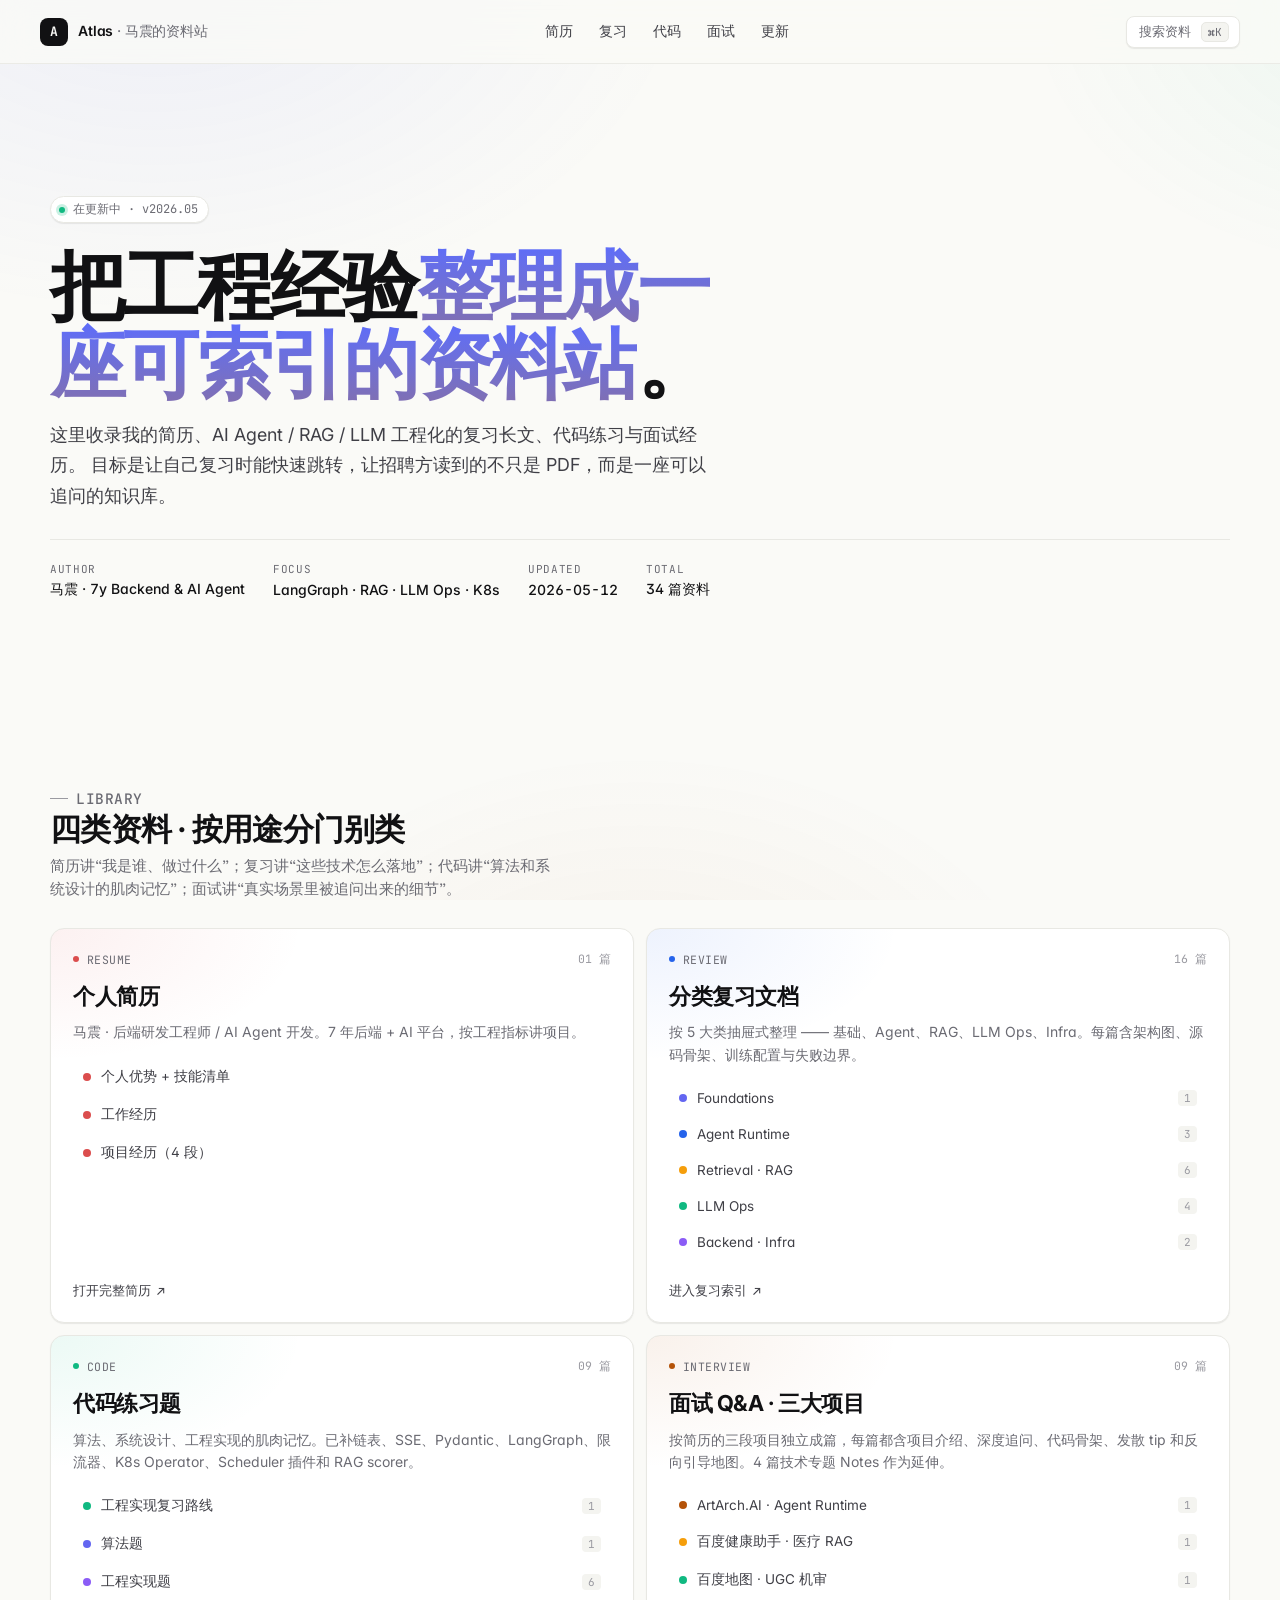
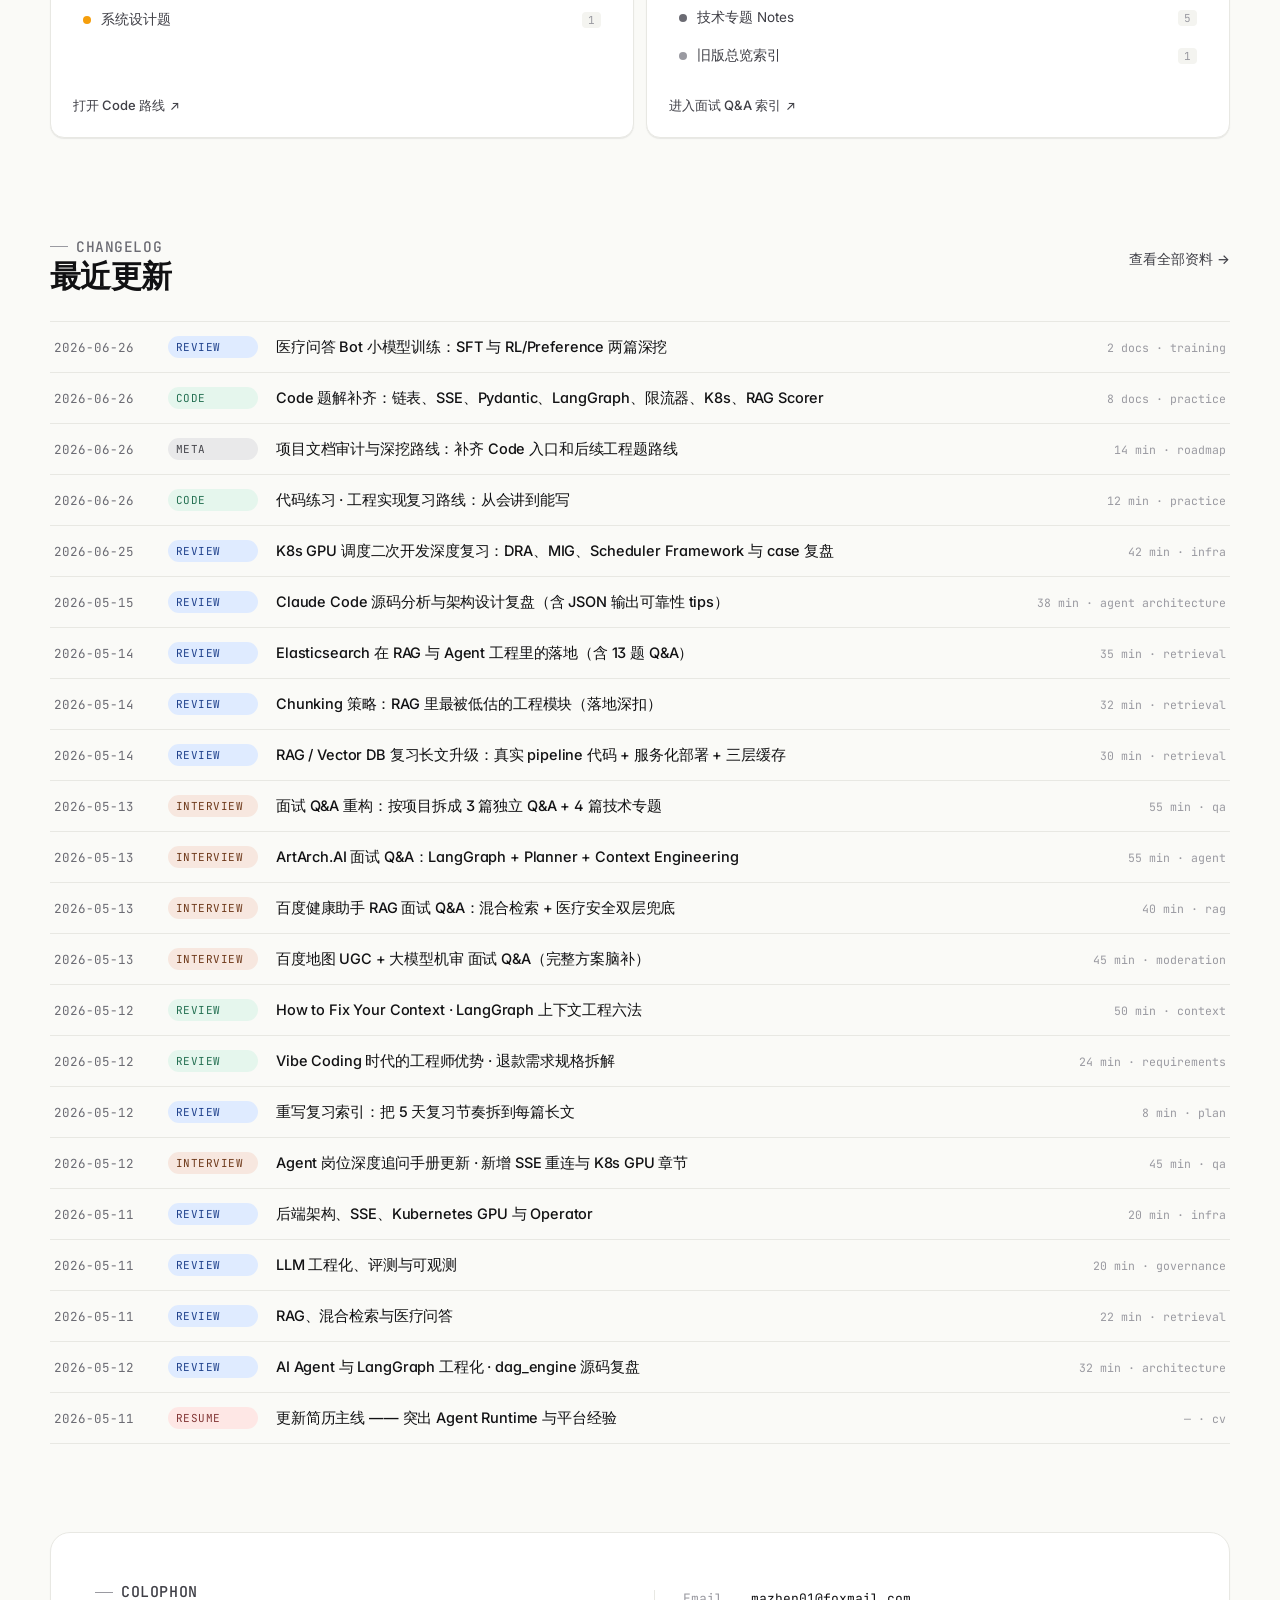
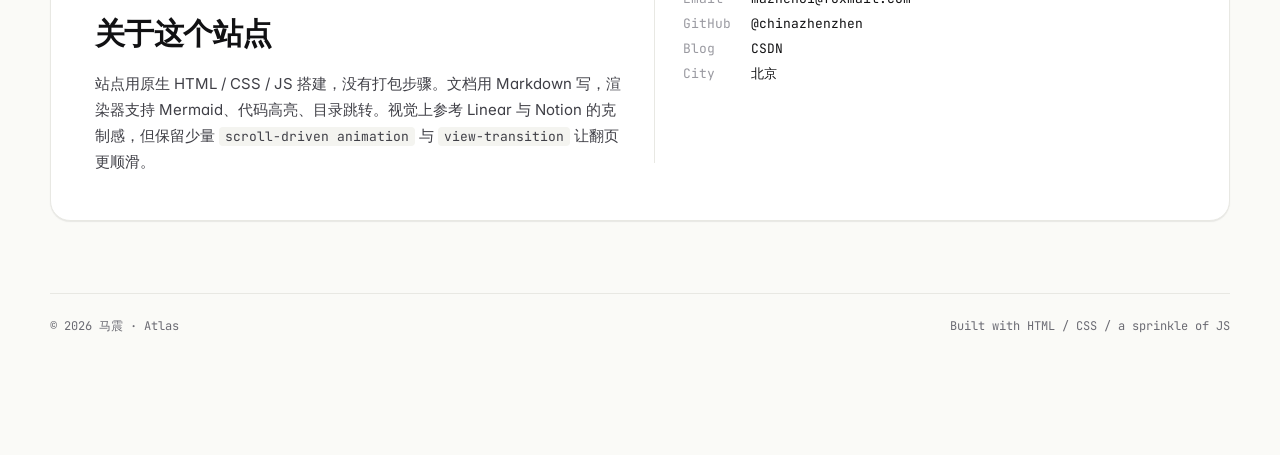
<file: index.html>
<!doctype html>
<html lang="zh-CN">
  <head>
    <meta charset="UTF-8" />
    <meta name="viewport" content="width=device-width, initial-scale=1.0" />
    <meta
      name="description"
      content="马震的资料站 · 简历、复习文档、代码练习、面试经历"
    />
    <title>Atlas · 马震的资料站</title>
    <link rel="icon" href="./favicon.svg" type="image/svg+xml" />
    <link rel="preconnect" href="https://fonts.googleapis.com" />
    <link rel="preconnect" href="https://fonts.gstatic.com" crossorigin />
    <link rel="stylesheet" href="./styles.css" />
  </head>
  <body>
    <header class="topbar">
      <a class="brand" href="#top" aria-label="Atlas 首页">
        <span class="brand-mark">A</span>
        <span class="brand-name">Atlas <span>· 马震的资料站</span></span>
      </a>
      <nav class="nav-list" aria-label="主导航">
        <a href="#resume">简历</a>
        <a href="#review">复习</a>
        <a href="#code">代码</a>
        <a href="#interview">面试</a>
        <a href="#feed">更新</a>
      </nav>
      <div class="topbar-actions">
        <button class="cmdk-trigger" type="button" data-open-palette aria-label="打开命令面板">
          <span>搜索资料</span>
          <span class="kbd">⌘K</span>
        </button>
      </div>
    </header>

    <main id="top">
      <section class="shell hero">
        <span class="hero-eyebrow"><span class="dot"></span>在更新中 · v2026.05</span>
        <h1>把工程经验<em>整理成一座可索引的资料站</em>。</h1>
        <p class="hero-copy">
          这里收录我的简历、AI Agent / RAG / LLM 工程化的复习长文、代码练习与面试经历。
          目标是让自己复习时能快速跳转，让招聘方读到的不只是 PDF，而是一座可以追问的知识库。
        </p>
        <dl class="hero-meta">
          <div>
            <dt>Author</dt>
            <dd>马震 · 7y Backend &amp; AI Agent</dd>
          </div>
          <div>
            <dt>Focus</dt>
            <dd>LangGraph · RAG · LLM Ops · K8s</dd>
          </div>
          <div>
            <dt>Updated</dt>
            <dd id="lastUpdated">2026-05-12</dd>
          </div>
          <div>
            <dt>Total</dt>
            <dd><span id="docCount">—</span> 篇资料</dd>
          </div>
        </dl>
      </section>

      <section class="shell section reveal" id="library" aria-labelledby="libraryTitle">
        <div class="section-head">
          <div>
            <p class="eyebrow">Library</p>
            <h2 id="libraryTitle">四类资料 · 按用途分门别类</h2>
            <p>简历讲“我是谁、做过什么”；复习讲“这些技术怎么落地”；代码讲“算法和系统设计的肌肉记忆”；面试讲“真实场景里被追问出来的细节”。</p>
          </div>
        </div>
        <div class="bento" id="bentoGrid"></div>
      </section>

      <section class="shell section reveal" id="feed">
        <div class="section-head">
          <div>
            <p class="eyebrow">Changelog</p>
            <h2>最近更新</h2>
          </div>
          <a href="#library">查看全部资料 →</a>
        </div>
        <div class="feed" id="feedList"></div>
      </section>

      <section class="shell section reveal" id="about">
        <div class="about">
          <div>
            <p class="eyebrow">Colophon</p>
            <h2>关于这个站点</h2>
            <p>
              站点用原生 HTML / CSS / JS 搭建，没有打包步骤。文档用 Markdown 写，渲染器支持
              Mermaid、代码高亮、目录跳转。视觉上参考 Linear 与 Notion 的克制感，但保留少量
              <code style="font-family:var(--font-mono);font-size:13px;background:var(--surface-2);padding:1px 6px;border-radius:4px;">scroll-driven animation</code>
              与 <code style="font-family:var(--font-mono);font-size:13px;background:var(--surface-2);padding:1px 6px;border-radius:4px;">view-transition</code> 让翻页更顺滑。
            </p>
          </div>
          <dl class="about-meta">
            <div><dt>Email</dt><dd><a href="mailto:mazhen01@foxmail.com">mazhen01@foxmail.com</a></dd></div>
            <div><dt>GitHub</dt><dd><a href="https://github.com/chinazhenzhen" rel="noopener" target="_blank">@chinazhenzhen</a></dd></div>
            <div><dt>Blog</dt><dd><a href="https://blog.csdn.net/qq_29980371" rel="noopener" target="_blank">CSDN</a></dd></div>
            <div><dt>City</dt><dd>北京</dd></div>
          </dl>
        </div>
      </section>

      <footer class="shell foot">
        <span>© 2026 马震 · Atlas</span>
        <span>Built with HTML / CSS / a sprinkle of JS</span>
      </footer>
    </main>

    <dialog class="palette" id="palette" aria-label="命令面板">
      <div class="palette-search">
        <input id="paletteInput" type="text" placeholder="搜索简历章节、复习文档、面试题..." autocomplete="off" />
      </div>
      <ul class="palette-list" id="paletteList" role="listbox"></ul>
      <div class="palette-foot">
        <span><span class="kbd">↑↓</span> 选择</span>
        <span><span class="kbd">↵</span> 打开</span>
        <span><span class="kbd">Esc</span> 关闭</span>
      </div>
    </dialog>

    <script type="module" src="./app.js"></script>
  </body>
</html>
</file>
<file: styles.css>
/* ===========================================================
   Atlas · Light editorial theme  (Notion / Linear lineage)
   =========================================================== */

@import url("https://fonts.googleapis.com/css2?family=Inter:wght@400;500;600;700;800&family=JetBrains+Mono:wght@400;500;700&display=swap");

@view-transition { navigation: auto; }

:root {
  color-scheme: light;

  /* Surfaces */
  --bg: #fafaf7;
  --surface: #ffffff;
  --surface-2: #f4f4f0;
  --surface-3: #ececea;
  --well: #f7f7f4;

  /* Ink */
  --ink: #111113;
  --ink-2: #3f3f46;
  --ink-3: #6b6b73;
  --ink-4: #9a9aa1;

  /* Lines */
  --line: #e8e8e3;
  --line-strong: #d6d6cf;

  /* Brand & categorical accents (restrained) */
  --accent: #5b6cff;
  --accent-soft: color-mix(in oklab, var(--accent) 12%, white);
  --tone-resume: #db4d4d;
  --tone-review: #2563eb;
  --tone-code:   #10b981;
  --tone-interview: #b45309;

  /* Radius / shadow */
  --r-sm: 6px;
  --r-md: 10px;
  --r-lg: 14px;
  --r-xl: 20px;
  --shadow-1: 0 1px 0 rgba(17, 17, 19, 0.04), 0 1px 2px rgba(17, 17, 19, 0.04);
  --shadow-2: 0 4px 16px -6px rgba(17, 17, 19, 0.08), 0 2px 6px -2px rgba(17, 17, 19, 0.05);
  --shadow-3: 0 24px 60px -30px rgba(17, 17, 19, 0.22);

  --font-sans: "Inter", ui-sans-serif, system-ui, -apple-system, "Segoe UI",
               "PingFang SC", "Hiragino Sans GB", "Microsoft YaHei", sans-serif;
  --font-mono: "JetBrains Mono", ui-monospace, "SFMono-Regular", Menlo, Consolas, monospace;
}

* { box-sizing: border-box; }

html { scroll-behavior: smooth; }

body {
  margin: 0;
  min-width: 320px;
  background: var(--bg);
  color: var(--ink);
  font-family: var(--font-sans);
  font-feature-settings: "cv11" 1, "ss03" 1, "ss01" 1;
  -webkit-font-smoothing: antialiased;
  text-rendering: optimizeLegibility;
}

/* Soft mesh background — kept subtle */
body::before {
  content: "";
  position: fixed;
  inset: 0;
  z-index: -1;
  pointer-events: none;
  background:
    radial-gradient(900px 600px at 12% -5%, color-mix(in oklab, var(--accent) 8%, transparent), transparent 60%),
    radial-gradient(700px 500px at 110% 0%, color-mix(in oklab, var(--tone-code) 6%, transparent), transparent 55%),
    radial-gradient(800px 600px at 50% 120%, color-mix(in oklab, var(--tone-interview) 6%, transparent), transparent 55%);
}

a { color: inherit; text-decoration: none; }
button, input { font: inherit; color: inherit; }
button { cursor: pointer; background: transparent; border: 0; }

::selection {
  background: color-mix(in oklab, var(--accent) 22%, transparent);
  color: var(--ink);
}

/* ===========================================================
   Topbar
   =========================================================== */
.topbar {
  position: sticky;
  top: 0;
  z-index: 30;
  display: flex;
  align-items: center;
  justify-content: space-between;
  gap: 16px;
  min-height: 64px;
  padding: 0 clamp(18px, 4vw, 40px);
  border-bottom: 1px solid color-mix(in oklab, var(--line) 80%, transparent);
  background: color-mix(in oklab, var(--bg) 80%, transparent);
  backdrop-filter: saturate(140%) blur(14px);
  -webkit-backdrop-filter: saturate(140%) blur(14px);
}

.brand {
  display: inline-flex;
  align-items: center;
  gap: 10px;
  font-weight: 600;
  letter-spacing: -0.01em;
}

.brand-mark {
  display: grid;
  place-items: center;
  width: 28px;
  height: 28px;
  border-radius: 8px;
  background: var(--ink);
  color: var(--bg);
  font-family: var(--font-mono);
  font-size: 13px;
  font-weight: 700;
  letter-spacing: -0.02em;
}

.brand-name { font-size: 14px; color: var(--ink); }
.brand-name span { color: var(--ink-3); font-weight: 500; }

.nav-list {
  display: flex;
  gap: 2px;
  align-items: center;
}

.nav-list a {
  display: inline-flex;
  align-items: center;
  height: 32px;
  padding: 0 12px;
  border-radius: 8px;
  color: var(--ink-2);
  font-size: 13.5px;
  font-weight: 500;
  transition: background 120ms ease, color 120ms ease;
}

.nav-list a:hover { background: var(--surface-2); color: var(--ink); }

.topbar-actions {
  display: flex;
  align-items: center;
  gap: 8px;
}

/* Cmd+K trigger */
.cmdk-trigger {
  display: inline-flex;
  align-items: center;
  gap: 10px;
  height: 32px;
  padding: 0 10px 0 12px;
  border: 1px solid var(--line);
  border-radius: 8px;
  background: var(--surface);
  color: var(--ink-3);
  font-size: 13px;
  box-shadow: var(--shadow-1);
  transition: border-color 120ms ease, color 120ms ease;
}

.cmdk-trigger:hover { border-color: var(--line-strong); color: var(--ink-2); }

.kbd {
  display: inline-flex;
  align-items: center;
  height: 20px;
  padding: 0 6px;
  border: 1px solid var(--line);
  border-radius: 5px;
  background: var(--surface-2);
  color: var(--ink-3);
  font-family: var(--font-mono);
  font-size: 11px;
  letter-spacing: 0;
}

/* ===========================================================
   Layout shells
   =========================================================== */
main { padding-bottom: 96px; }

.shell {
  width: min(1180px, calc(100% - 40px));
  margin: 0 auto;
}

.section {
  padding: clamp(48px, 7vw, 88px) 0 0;
  scroll-margin-top: 72px;
}

.eyebrow {
  display: inline-flex;
  align-items: center;
  gap: 8px;
  margin: 0 0 12px;
  color: var(--ink-3);
  font-family: var(--font-mono);
  font-size: 12px;
  font-weight: 500;
  letter-spacing: 0.04em;
  text-transform: uppercase;
}

.eyebrow::before {
  content: "";
  width: 18px;
  height: 1px;
  background: var(--ink-4);
}

.section-head {
  display: flex;
  align-items: end;
  justify-content: space-between;
  gap: 24px;
  margin-bottom: 28px;
}

.section-head h2 {
  margin: 0;
  font-size: clamp(24px, 2.4vw, 32px);
  font-weight: 700;
  letter-spacing: -0.02em;
  line-height: 1.15;
  text-wrap: balance;
}

.section-head p {
  margin: 8px 0 0;
  max-width: 56ch;
  color: var(--ink-3);
  font-size: 14.5px;
  line-height: 1.6;
}

.section-head a {
  align-self: center;
  display: inline-flex;
  align-items: center;
  gap: 6px;
  color: var(--ink-2);
  font-size: 13.5px;
  font-weight: 500;
}

.section-head a:hover { color: var(--accent); }

/* ===========================================================
   Hero
   =========================================================== */
.hero {
  padding: clamp(72px, 12vw, 132px) 0 clamp(48px, 8vw, 76px);
}

.hero-eyebrow {
  display: inline-flex;
  align-items: center;
  gap: 8px;
  padding: 4px 10px 4px 8px;
  border: 1px solid var(--line);
  border-radius: 999px;
  background: var(--surface);
  color: var(--ink-3);
  font-family: var(--font-mono);
  font-size: 12px;
  box-shadow: var(--shadow-1);
}

.hero-eyebrow .dot {
  width: 6px;
  height: 6px;
  border-radius: 999px;
  background: var(--tone-code);
  box-shadow: 0 0 0 3px color-mix(in oklab, var(--tone-code) 22%, transparent);
}

.hero h1 {
  margin: 24px 0 18px;
  font-size: clamp(40px, 6vw, 76px);
  font-weight: 700;
  letter-spacing: -0.035em;
  line-height: 1.02;
  text-wrap: balance;
}

.hero h1 em {
  font-style: normal;
  background: linear-gradient(180deg, var(--accent) 0%, color-mix(in oklab, var(--accent) 60%, var(--tone-interview)) 100%);
  -webkit-background-clip: text;
  background-clip: text;
  color: transparent;
}

.hero-copy {
  max-width: 60ch;
  margin: 0 0 28px;
  color: var(--ink-2);
  font-size: clamp(15px, 1.4vw, 18px);
  line-height: 1.7;
  text-wrap: pretty;
}

.hero-meta {
  display: flex;
  flex-wrap: wrap;
  gap: 18px 28px;
  margin-top: 28px;
  padding-top: 22px;
  border-top: 1px solid var(--line);
}

.hero-meta div {
  display: grid;
  gap: 4px;
}

.hero-meta dt {
  margin: 0;
  color: var(--ink-3);
  font-family: var(--font-mono);
  font-size: 11px;
  letter-spacing: 0.06em;
  text-transform: uppercase;
}

.hero-meta dd {
  margin: 0;
  color: var(--ink);
  font-size: 14px;
  font-weight: 500;
  font-variant-numeric: tabular-nums;
}

/* ===========================================================
   Bento — 4 section cards
   =========================================================== */
.bento {
  display: grid;
  grid-template-columns: repeat(6, minmax(0, 1fr));
  grid-auto-rows: minmax(220px, auto);
  gap: 12px;
  container-type: inline-size;
}

.card {
  position: relative;
  display: flex;
  flex-direction: column;
  gap: 12px;
  padding: 22px;
  border: 1px solid var(--line);
  border-radius: var(--r-lg);
  background: var(--surface);
  box-shadow: var(--shadow-1);
  overflow: hidden;
  isolation: isolate;
  scroll-margin-top: 80px;
  transition: transform 180ms ease, box-shadow 180ms ease, border-color 180ms ease;
}

.card::after {
  content: "";
  position: absolute;
  inset: 0;
  z-index: -1;
  background: radial-gradient(420px 220px at 0% 0%, var(--tone, transparent), transparent 60%);
  opacity: 0.08;
}

.card:hover {
  transform: translateY(-2px);
  box-shadow: var(--shadow-2);
  border-color: color-mix(in oklab, var(--tone, var(--ink)) 30%, var(--line));
}

.card-resume    { grid-column: span 3; --tone: var(--tone-resume); }
.card-review    { grid-column: span 3; --tone: var(--tone-review); }
.card-code      { grid-column: span 3; --tone: var(--tone-code); }
.card-interview { grid-column: span 3; --tone: var(--tone-interview); }

.card-head {
  display: flex;
  align-items: center;
  justify-content: space-between;
  gap: 10px;
}

.card-tag {
  display: inline-flex;
  align-items: center;
  gap: 8px;
  color: var(--ink-3);
  font-family: var(--font-mono);
  font-size: 11.5px;
  letter-spacing: 0.04em;
  text-transform: uppercase;
}

.card-tag::before {
  content: "";
  width: 6px;
  height: 6px;
  border-radius: 999px;
  background: var(--tone, var(--ink-3));
}

.card-count {
  font-family: var(--font-mono);
  font-size: 11.5px;
  color: var(--ink-4);
  font-variant-numeric: tabular-nums;
}

.card h3 {
  margin: 4px 0 0;
  font-size: 22px;
  font-weight: 700;
  letter-spacing: -0.02em;
  line-height: 1.2;
}

.card-title-link {
  color: inherit;
  display: inline-block;
  text-decoration: none;
}

/* Stuffed link pattern: the title anchor stretches over the entire card so the
   whole surface is clickable, while inner links pop above with z-index. */
.card-title-link::after {
  content: "";
  position: absolute;
  inset: 0;
  border-radius: inherit;
}

.card-title-link:focus-visible::after {
  outline: 2px solid var(--accent);
  outline-offset: -2px;
}

.card-items a,
.card-cta {
  position: relative;
  z-index: 1;
}

.card-items a:hover { color: var(--accent); }

.card-cta.is-disabled { color: var(--ink-4); cursor: not-allowed; }
.card-cta.is-disabled::after { display: none; }

/* Drawer-style category list on homepage card (5 review groups) */
.card-groups {
  display: grid;
  gap: 4px;
  margin: 4px 0 0;
  padding: 0;
  list-style: none;
}

.card-group {
  position: relative;
  z-index: 1;
}

.card-group a {
  display: grid;
  grid-template-columns: auto minmax(0, 1fr) auto;
  align-items: center;
  gap: 10px;
  padding: 8px 10px;
  border-radius: 8px;
  color: var(--ink-2);
  font-size: 13.5px;
  transition: background 120ms ease, color 120ms ease;
}

.card-group a:hover {
  background: color-mix(in oklab, var(--tone, var(--ink)) 8%, var(--surface));
  color: var(--ink);
}

.card-group-dot {
  width: 8px;
  height: 8px;
  border-radius: 999px;
  background: var(--tone, var(--ink-3));
}

.card-group-count {
  font-family: var(--font-mono);
  font-size: 11px;
  color: var(--ink-4);
  font-variant-numeric: tabular-nums;
  padding: 1px 6px;
  border-radius: 4px;
  background: var(--surface-2);
}

.card p {
  margin: 0;
  color: var(--ink-3);
  font-size: 14px;
  line-height: 1.6;
}

.card-foot {
  display: flex;
  align-items: center;
  justify-content: space-between;
  gap: 10px;
  margin-top: auto;
  padding-top: 12px;
}

.card-items {
  display: flex;
  flex-direction: column;
  gap: 6px;
  margin: 4px 0 0;
  padding: 0;
  list-style: none;
}

.card-items li {
  display: flex;
  align-items: center;
  gap: 8px;
  font-size: 13.5px;
  color: var(--ink-2);
}

.card-items li::before {
  content: "→";
  color: var(--ink-4);
  font-family: var(--font-mono);
  font-size: 12px;
}

.card-items li a:hover { color: var(--accent); }

.card-cta {
  display: inline-flex;
  align-items: center;
  gap: 6px;
  font-size: 13px;
  font-weight: 500;
  color: var(--ink-2);
}

.card-cta::after {
  content: "↗";
  font-family: var(--font-mono);
  transition: transform 150ms ease;
}

.card:hover .card-cta::after { transform: translate(2px, -2px); }

/* Empty state inside a card (code section) */
.card-empty {
  display: grid;
  gap: 10px;
  padding: 18px;
  border: 1px dashed var(--line-strong);
  border-radius: var(--r-md);
  background: var(--well);
  color: var(--ink-3);
  font-size: 13px;
  line-height: 1.55;
}

/* ===========================================================
   Feed — recent updates
   =========================================================== */
.feed {
  display: grid;
  border-top: 1px solid var(--line);
}

.feed-row {
  display: grid;
  grid-template-columns: 96px 90px minmax(0, 1fr) auto;
  gap: 18px;
  align-items: center;
  padding: 14px 4px;
  border-bottom: 1px solid var(--line);
  transition: background 120ms ease;
}

.feed-row:hover {
  background: color-mix(in oklab, var(--surface) 60%, var(--accent-soft));
}

.feed-date {
  color: var(--ink-3);
  font-family: var(--font-mono);
  font-size: 12.5px;
  font-variant-numeric: tabular-nums;
}

.feed-tag {
  display: inline-flex;
  align-items: center;
  height: 22px;
  padding: 0 8px;
  border-radius: 999px;
  background: color-mix(in oklab, var(--tone, var(--ink)) 14%, var(--surface));
  color: color-mix(in oklab, var(--tone, var(--ink)) 60%, var(--ink));
  font-family: var(--font-mono);
  font-size: 11px;
  letter-spacing: 0.04em;
  text-transform: uppercase;
}

.feed-title {
  min-width: 0;
  color: var(--ink);
  font-size: 14.5px;
  font-weight: 500;
  letter-spacing: -0.01em;
  white-space: nowrap;
  overflow: hidden;
  text-overflow: ellipsis;
}

.feed-row:hover .feed-title { color: var(--accent); }

.feed-meta {
  color: var(--ink-4);
  font-family: var(--font-mono);
  font-size: 11.5px;
}

/* ===========================================================
   About strip
   =========================================================== */
.about {
  display: grid;
  grid-template-columns: minmax(0, 1fr) minmax(0, 1fr);
  gap: 28px;
  padding: clamp(28px, 4vw, 44px);
  border: 1px solid var(--line);
  border-radius: var(--r-xl);
  background: var(--surface);
  box-shadow: var(--shadow-1);
}

.about h2 {
  margin: 8px 0 16px;
  font-size: clamp(22px, 2.4vw, 30px);
  letter-spacing: -0.02em;
  text-wrap: balance;
}

.about p {
  margin: 0;
  color: var(--ink-2);
  font-size: 15px;
  line-height: 1.75;
}

.about-meta {
  display: grid;
  gap: 8px;
  align-content: start;
  padding-left: 28px;
  border-left: 1px solid var(--line);
  font-family: var(--font-mono);
  font-size: 13px;
}

.about-meta div { display: flex; gap: 12px; }
.about-meta dt { color: var(--ink-4); width: 7ch; flex: 0 0 auto; }
.about-meta dd { margin: 0; color: var(--ink); }
.about-meta a:hover { color: var(--accent); text-decoration: underline; text-underline-offset: 3px; }

/* ===========================================================
   Footer
   =========================================================== */
.foot {
  margin-top: 72px;
  padding: 24px 0;
  border-top: 1px solid var(--line);
  color: var(--ink-3);
  font-family: var(--font-mono);
  font-size: 12px;
  display: flex;
  justify-content: space-between;
  gap: 12px;
  flex-wrap: wrap;
}

.foot a:hover { color: var(--accent); }

/* ===========================================================
   Command palette (cmd+k)
   =========================================================== */
.palette {
  width: min(620px, calc(100% - 24px));
  max-height: 70vh;
  padding: 0;
  border: 1px solid var(--line);
  border-radius: var(--r-lg);
  background: var(--surface);
  box-shadow: var(--shadow-3);
  color: var(--ink);
  overflow: hidden;
}

.palette::backdrop {
  background: color-mix(in oklab, var(--ink) 28%, transparent);
  backdrop-filter: blur(2px);
  -webkit-backdrop-filter: blur(2px);
}

@starting-style {
  .palette[open] {
    opacity: 0;
    transform: translateY(-8px) scale(0.98);
  }
  .palette[open]::backdrop {
    opacity: 0;
  }
}

.palette[open] {
  opacity: 1;
  transform: none;
  transition: opacity 160ms ease, transform 160ms ease;
}

.palette[open]::backdrop {
  opacity: 1;
  transition: opacity 160ms ease;
}

.palette-search {
  display: flex;
  align-items: center;
  gap: 10px;
  padding: 14px 16px;
  border-bottom: 1px solid var(--line);
}

.palette-search::before {
  content: "/";
  display: inline-grid;
  place-items: center;
  width: 22px;
  height: 22px;
  border-radius: 6px;
  background: var(--surface-2);
  color: var(--ink-3);
  font-family: var(--font-mono);
  font-size: 12px;
}

.palette-search input {
  flex: 1;
  min-width: 0;
  height: 28px;
  border: 0;
  background: transparent;
  outline: 0;
  color: var(--ink);
  font-size: 15px;
}

.palette-search input::placeholder { color: var(--ink-4); }

.palette-list {
  max-height: 58vh;
  overflow: auto;
  margin: 0;
  padding: 6px;
  list-style: none;
}

.palette-group-label {
  padding: 10px 10px 4px;
  color: var(--ink-4);
  font-family: var(--font-mono);
  font-size: 11px;
  letter-spacing: 0.06em;
  text-transform: uppercase;
}

.palette-item {
  display: grid;
  grid-template-columns: 22px minmax(0, 1fr) auto;
  align-items: center;
  gap: 12px;
  padding: 10px 12px;
  border-radius: 8px;
  color: var(--ink);
  cursor: pointer;
  font-size: 14px;
  font-weight: 500;
}

.palette-item:hover,
.palette-item[aria-selected="true"] {
  background: var(--surface-2);
}

.palette-item-glyph {
  display: grid;
  place-items: center;
  width: 22px;
  height: 22px;
  border-radius: 6px;
  background: color-mix(in oklab, var(--tone, var(--ink)) 14%, var(--surface));
  color: color-mix(in oklab, var(--tone, var(--ink)) 60%, var(--ink));
  font-family: var(--font-mono);
  font-size: 11px;
}

.palette-item-sub {
  color: var(--ink-4);
  font-family: var(--font-mono);
  font-size: 11.5px;
}

.palette-empty {
  padding: 28px;
  color: var(--ink-3);
  text-align: center;
  font-size: 13.5px;
}

.palette-foot {
  display: flex;
  align-items: center;
  justify-content: space-between;
  padding: 8px 12px;
  border-top: 1px solid var(--line);
  background: var(--well);
  color: var(--ink-4);
  font-family: var(--font-mono);
  font-size: 11.5px;
}

.palette-foot span { display: inline-flex; align-items: center; gap: 6px; }

/* ===========================================================
   Motion — progressive enhancement
   =========================================================== */
.reveal { opacity: 1; }

@supports (animation-timeline: view()) {
  .reveal {
    animation: reveal-in linear both;
    animation-timeline: view();
    animation-range: entry 0% cover 30%;
  }
}

/* Keep the resting state visible (opacity 0.6) so static renders/screenshots
   and pre-scroll glances stay legible; the in-view animation finishes to 1. */
@keyframes reveal-in {
  from { opacity: 0.6; transform: translateY(16px); }
  to { opacity: 1; transform: none; }
}

@media (prefers-reduced-motion: reduce) {
  .reveal { animation: none; opacity: 1; transform: none; }
  html { scroll-behavior: auto; }
  .card { transition: none; }
}

/* ===========================================================
   Responsive
   =========================================================== */
@media (max-width: 900px) {
  .bento { grid-template-columns: 1fr; }
  .card-resume, .card-review, .card-code, .card-interview { grid-column: span 1; }

  .about { grid-template-columns: 1fr; }
  .about-meta { padding-left: 0; border-left: 0; border-top: 1px solid var(--line); padding-top: 20px; }

  .feed-row {
    grid-template-columns: 80px minmax(0, 1fr);
    grid-template-areas:
      "date title"
      "tag  meta";
    row-gap: 6px;
  }
  .feed-date { grid-area: date; }
  .feed-title { grid-area: title; white-space: normal; }
  .feed-tag { grid-area: tag; justify-self: start; }
  .feed-meta { grid-area: meta; justify-self: end; }
}

@media (max-width: 640px) {
  .topbar { padding: 0 16px; }
  .nav-list { display: none; }
  .cmdk-trigger .kbd { display: none; }
  .section-head { flex-direction: column; align-items: stretch; }
  .hero h1 { font-size: clamp(34px, 9vw, 56px); }
}
</file>
